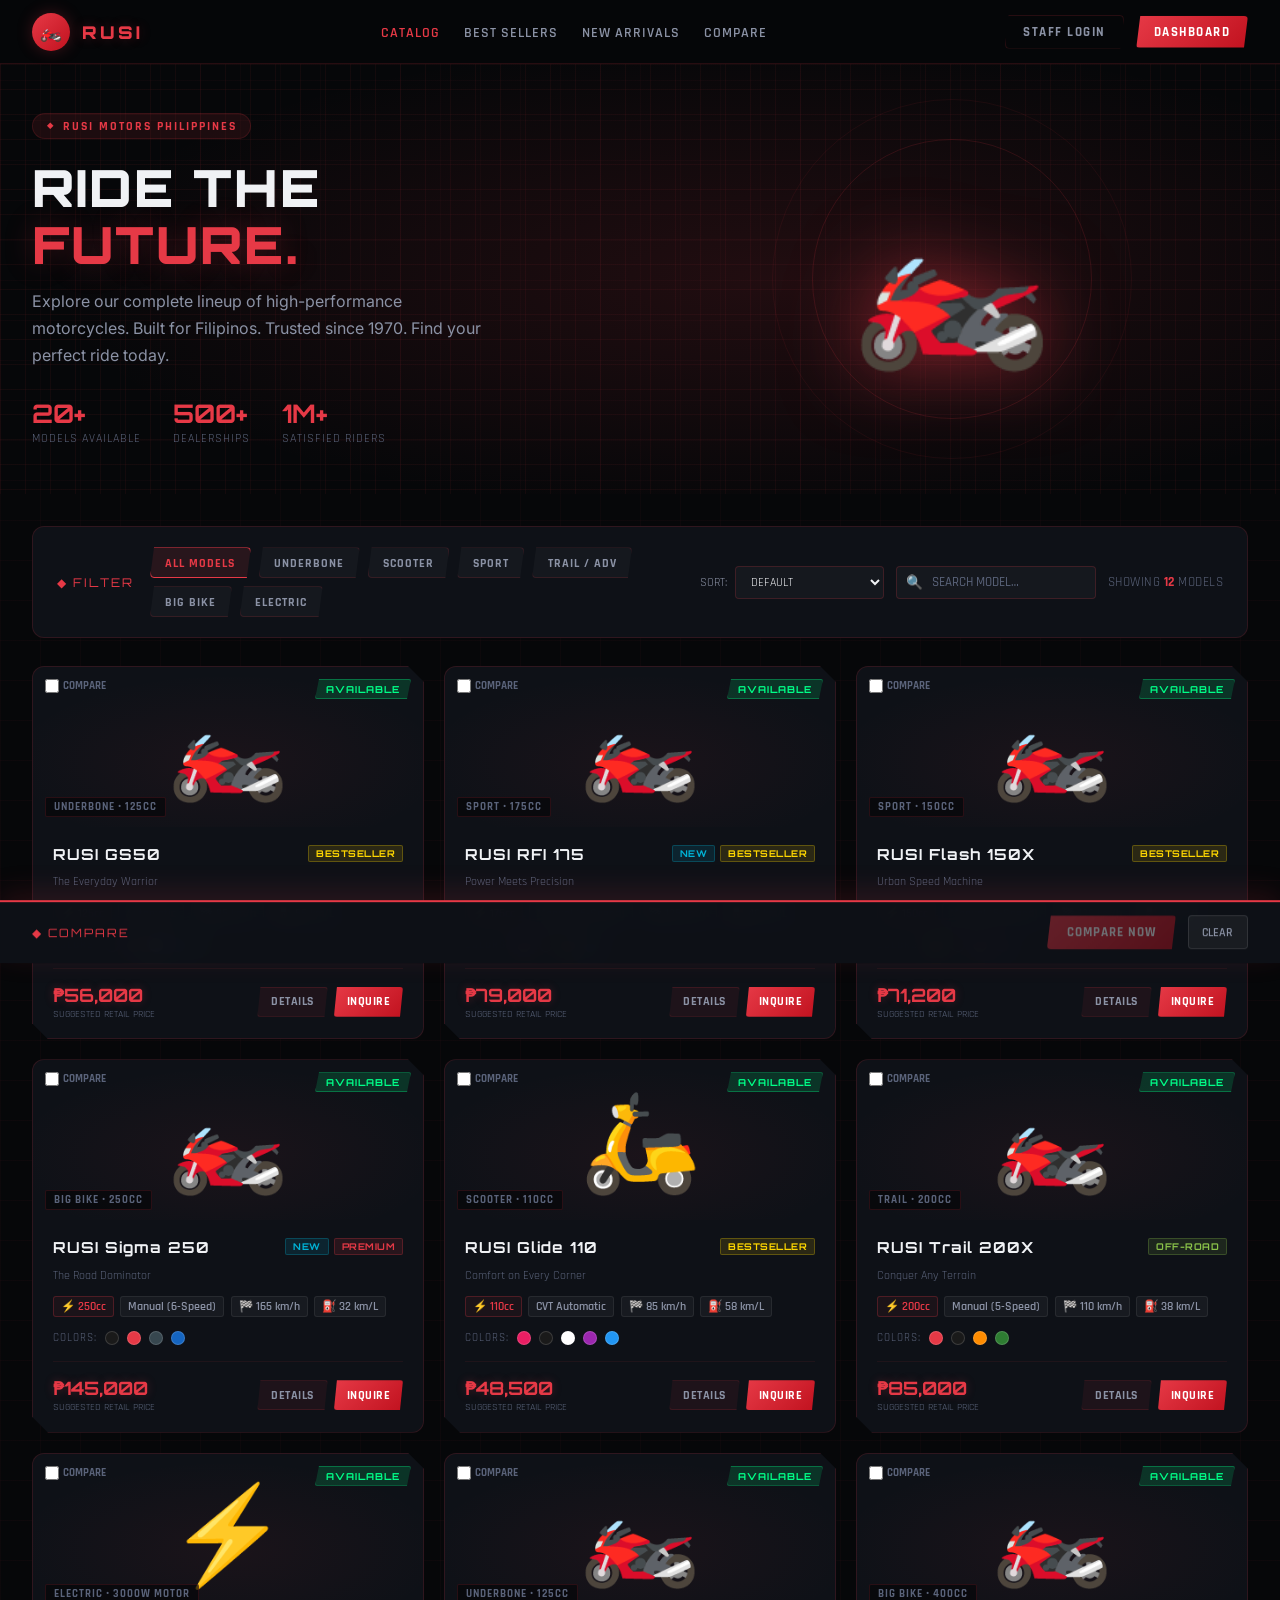
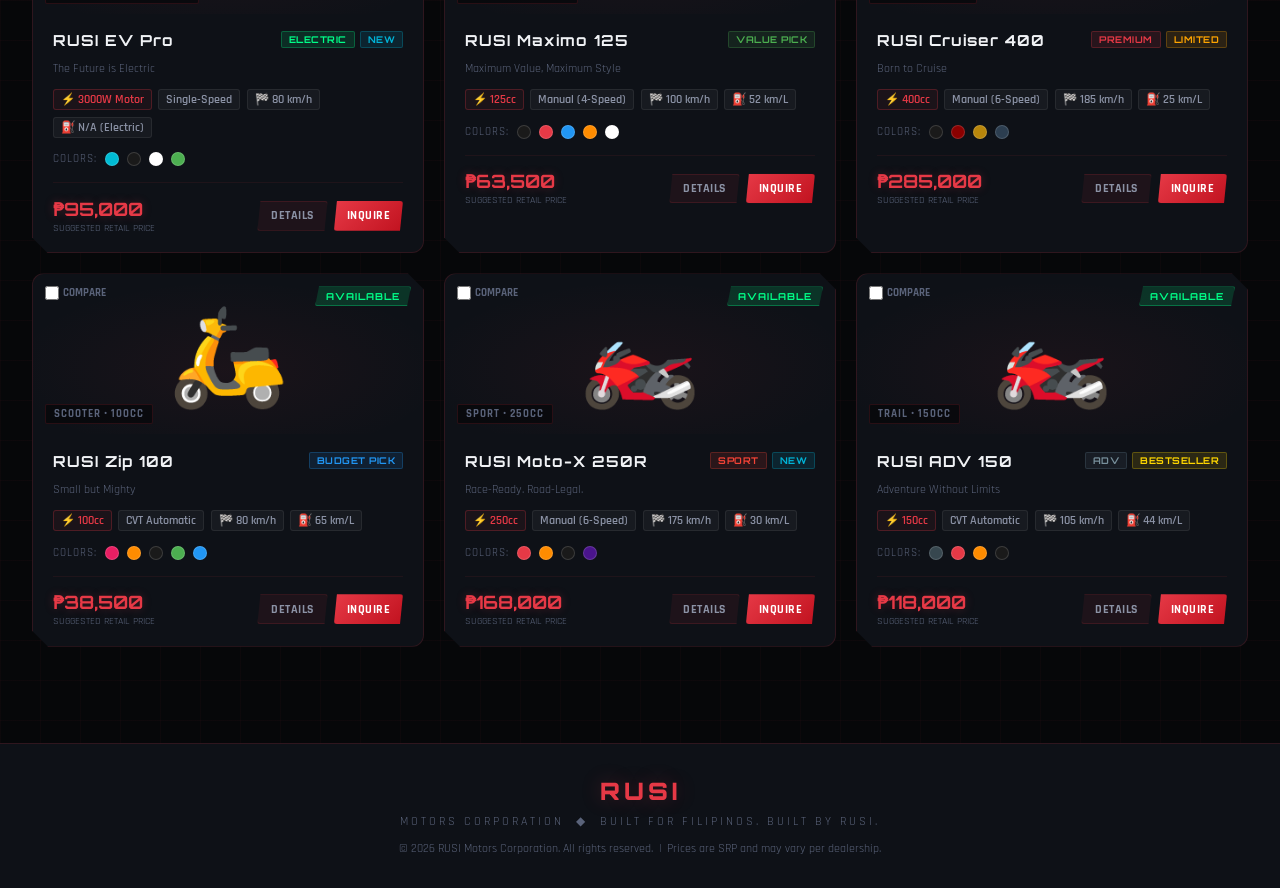
<file: catalog.html>
<!DOCTYPE html>
<html lang="en">
<head>
  <meta charset="UTF-8"/>
  <meta name="viewport" content="width=device-width, initial-scale=1.0"/>
  <title>RUSI Motors – Motorcycle Catalog</title>
  <link rel="icon" href="data:image/svg+xml,<svg xmlns='http://www.w3.org/2000/svg' viewBox='0 0 100 100'><text y='.9em' font-size='90'>🏍️</text></svg>"/>
  <link rel="preconnect" href="https://fonts.googleapis.com"/>
  <link href="https://fonts.googleapis.com/css2?family=Orbitron:wght@400;700;800;900&family=Rajdhani:wght@400;500;600;700&family=Inter:wght@300;400;500;600&display=swap" rel="stylesheet"/>

<style>
/* ── RESET & BASE ────────────────────────────────────────── */
*, *::before, *::after { box-sizing: border-box; margin: 0; padding: 0; }
:root {
  --red:       #E63946;
  --red-dark:  #c1121f;
  --red-glow:  rgba(230,57,70,0.25);
  --bg:        #060709;
  --bg-card:   #0E1117;
  --bg-hover:  #161C26;
  --border:    rgba(230,57,70,0.15);
  --gold:      #FFD700;
  --green:     #00FF88;
  --blue:      #00B4D8;
  --text:      #F0F2F5;
  --muted:     #5A637A;
  --secondary: #8B92A5;
  --radius:    12px;
  --transition: all 0.25s cubic-bezier(.4,0,.2,1);
}

html { font-size: 16px; scroll-behavior: smooth; }
body {
  font-family: 'Inter', sans-serif;
  background: var(--bg);
  color: var(--text);
  min-height: 100vh;
  background-image:
    linear-gradient(rgba(230,57,70,0.03) 1px, transparent 1px),
    linear-gradient(90deg, rgba(230,57,70,0.03) 1px, transparent 1px);
  background-size: 40px 40px;
}

::-webkit-scrollbar { width: 5px; }
::-webkit-scrollbar-track { background: var(--bg); }
::-webkit-scrollbar-thumb { background: var(--red-dark); border-radius: 4px; }

/* ── TOP NAV ─────────────────────────────────────────────── */
.topnav {
  position: sticky; top: 0; z-index: 100;
  background: rgba(6,7,9,0.95);
  backdrop-filter: blur(12px);
  border-bottom: 1px solid var(--border);
  padding: 0 2rem;
  height: 64px;
  display: flex;
  align-items: center;
  justify-content: space-between;
}

.nav-logo {
  display: flex;
  align-items: center;
  gap: 0.75rem;
  text-decoration: none;
}

.nav-logo-icon {
  width: 38px; height: 38px;
  background: linear-gradient(135deg, var(--red), var(--red-dark));
  border-radius: 50%;
  display: flex; align-items: center; justify-content: center;
  font-size: 1.1rem;
  box-shadow: 0 0 16px var(--red-glow);
}

.nav-logo-text {
  font-family: 'Orbitron', sans-serif;
  font-size: 1.1rem;
  font-weight: 900;
  color: var(--red);
  letter-spacing: 3px;
  text-shadow: 0 0 12px var(--red-glow);
}

.nav-links {
  display: flex;
  align-items: center;
  gap: 1.5rem;
  list-style: none;
}

.nav-links a {
  text-decoration: none;
  color: var(--secondary);
  font-family: 'Rajdhani', sans-serif;
  font-weight: 600;
  font-size: 0.85rem;
  letter-spacing: 1px;
  text-transform: uppercase;
  transition: var(--transition);
}

.nav-links a:hover { color: var(--red); }
.nav-links a.active { color: var(--red); }

.nav-cta {
  display: flex;
  align-items: center;
  gap: 0.75rem;
}

.btn-nav {
  font-family: 'Rajdhani', sans-serif;
  font-weight: 700;
  font-size: 0.8rem;
  letter-spacing: 1.5px;
  text-transform: uppercase;
  padding: 0.5rem 1.1rem;
  border-radius: 4px;
  cursor: pointer;
  transition: var(--transition);
  text-decoration: none;
  clip-path: polygon(4px 0%,100% 0%,calc(100% - 4px) 100%,0% 100%);
}

.btn-nav-outline {
  background: transparent;
  border: 1px solid var(--border);
  color: var(--secondary);
}
.btn-nav-outline:hover { border-color: var(--red); color: var(--red); }

.btn-nav-solid {
  background: linear-gradient(135deg, var(--red), var(--red-dark));
  border: none;
  color: #fff;
  box-shadow: 0 4px 14px var(--red-glow);
}
.btn-nav-solid:hover { transform: translateY(-1px); box-shadow: 0 6px 20px var(--red-glow); }

/* ── HERO ─────────────────────────────────────────────────── */
.hero {
  position: relative;
  min-height: 420px;
  display: flex;
  align-items: center;
  overflow: hidden;
  padding: 3rem 2rem;
}

.hero-bg {
  position: absolute;
  inset: 0;
  background: radial-gradient(ellipse 80% 80% at 60% 50%, rgba(230,57,70,0.12) 0%, transparent 70%);
}

.hero-grid {
  position: absolute;
  inset: 0;
  background-image:
    linear-gradient(rgba(230,57,70,0.06) 1px, transparent 1px),
    linear-gradient(90deg, rgba(230,57,70,0.06) 1px, transparent 1px);
  background-size: 25px 25px;
}

.hero-content {
  position: relative;
  z-index: 1;
  max-width: 1400px;
  margin: 0 auto;
  width: 100%;
  display: grid;
  grid-template-columns: 1fr 1fr;
  align-items: center;
  gap: 2rem;
}

.hero-left {}

.hero-tag {
  display: inline-flex;
  align-items: center;
  gap: 0.5rem;
  background: rgba(230,57,70,0.1);
  border: 1px solid var(--border);
  border-radius: 20px;
  padding: 0.3rem 0.85rem;
  font-family: 'Rajdhani', sans-serif;
  font-size: 0.75rem;
  font-weight: 700;
  color: var(--red);
  letter-spacing: 2px;
  text-transform: uppercase;
  margin-bottom: 1.25rem;
}

.hero-tag::before { content: '◆'; font-size: 0.5rem; }

.hero-title {
  font-family: 'Orbitron', sans-serif;
  font-size: 3.2rem;
  font-weight: 900;
  line-height: 1.1;
  margin-bottom: 1rem;
  letter-spacing: 2px;
}

.hero-title span { color: var(--red); text-shadow: 0 0 30px var(--red-glow); }

.hero-desc {
  color: var(--secondary);
  font-size: 1rem;
  line-height: 1.7;
  margin-bottom: 1.75rem;
  max-width: 460px;
}

.hero-stats {
  display: flex;
  gap: 2rem;
}

.hero-stat-val {
  font-family: 'Orbitron', sans-serif;
  font-size: 1.6rem;
  font-weight: 700;
  color: var(--red);
}

.hero-stat-lbl {
  font-family: 'Rajdhani', sans-serif;
  font-size: 0.72rem;
  color: var(--muted);
  text-transform: uppercase;
  letter-spacing: 1px;
  margin-top: 2px;
}

.hero-right {
  display: flex;
  align-items: center;
  justify-content: center;
  position: relative;
}

.hero-moto {
  font-size: 10rem;
  filter: drop-shadow(0 0 40px rgba(230,57,70,0.6));
  animation: heroFloat 3s ease-in-out infinite;
}

@keyframes heroFloat {
  0%,100% { transform: translateY(0) rotate(-3deg); }
  50%      { transform: translateY(-15px) rotate(-3deg); }
}

.hero-ring {
  position: absolute;
  width: 280px; height: 280px;
  border: 1px solid rgba(230,57,70,0.15);
  border-radius: 50%;
}

.hero-ring:nth-child(2) {
  width: 360px; height: 360px;
  border-color: rgba(230,57,70,0.08);
  animation: ringRotate 8s linear infinite;
}

@keyframes ringRotate {
  from { transform: rotate(0deg); }
  to   { transform: rotate(360deg); }
}

/* ── CATALOG SECTION ─────────────────────────────────────── */
.catalog-section {
  max-width: 1400px;
  margin: 0 auto;
  padding: 2rem;
}

/* Filter bar */
.filter-bar {
  background: var(--bg-card);
  border: 1px solid var(--border);
  border-radius: var(--radius);
  padding: 1.25rem 1.5rem;
  margin-bottom: 1.75rem;
  display: flex;
  flex-wrap: wrap;
  gap: 1rem;
  align-items: center;
}

.filter-bar-title {
  font-family: 'Orbitron', sans-serif;
  font-size: 0.75rem;
  color: var(--red);
  letter-spacing: 2px;
  flex-shrink: 0;
}

.filter-group {
  display: flex;
  flex-wrap: wrap;
  gap: 0.5rem;
  flex: 1;
}

.filter-btn {
  font-family: 'Rajdhani', sans-serif;
  font-size: 0.78rem;
  font-weight: 700;
  letter-spacing: 1px;
  text-transform: uppercase;
  padding: 0.4rem 0.9rem;
  background: rgba(255,255,255,0.03);
  border: 1px solid rgba(230,57,70,0.15);
  border-radius: 4px;
  color: var(--secondary);
  cursor: pointer;
  transition: var(--transition);
  clip-path: polygon(4px 0%,100% 0%,calc(100% - 4px) 100%,0% 100%);
}

.filter-btn:hover { background: rgba(230,57,70,0.08); color: var(--red); border-color: var(--red); }
.filter-btn.active { background: rgba(230,57,70,0.12); color: var(--red); border-color: var(--red); }

.filter-right {
  display: flex;
  gap: 0.75rem;
  align-items: center;
  flex-shrink: 0;
}

.search-wrap {
  position: relative;
}

.search-input {
  background: rgba(255,255,255,0.03);
  border: 1px solid rgba(230,57,70,0.2);
  border-radius: 4px;
  padding: 0.45rem 0.8rem 0.45rem 2.2rem;
  color: var(--text);
  font-family: 'Rajdhani', sans-serif;
  font-size: 0.83rem;
  font-weight: 500;
  outline: none;
  width: 200px;
  transition: var(--transition);
}

.search-input:focus { border-color: var(--red); box-shadow: 0 0 0 2px var(--red-glow); }
.search-input::placeholder { color: var(--muted); }

.search-icon {
  position: absolute;
  left: 0.65rem;
  top: 50%;
  transform: translateY(-50%);
  color: var(--muted);
  font-size: 0.85rem;
  pointer-events: none;
}

.price-filter {
  display: flex;
  align-items: center;
  gap: 0.5rem;
  font-family: 'Rajdhani', sans-serif;
  font-size: 0.78rem;
  color: var(--secondary);
}

.price-filter select {
  background: rgba(255,255,255,0.03);
  border: 1px solid rgba(230,57,70,0.2);
  border-radius: 4px;
  padding: 0.4rem 0.7rem;
  color: var(--text);
  font-family: 'Rajdhani', sans-serif;
  font-size: 0.78rem;
  outline: none;
  cursor: pointer;
  transition: var(--transition);
}

.price-filter select:focus { border-color: var(--red); }

.results-count {
  font-family: 'Rajdhani', sans-serif;
  font-size: 0.8rem;
  color: var(--muted);
  letter-spacing: 0.5px;
  flex-shrink: 0;
}

.results-count span { color: var(--red); font-weight: 700; }

/* ── MOTORCYCLE GRID ─────────────────────────────────────── */
.moto-grid {
  display: grid;
  grid-template-columns: repeat(auto-fill, minmax(300px, 1fr));
  gap: 1.25rem;
}

/* ── MOTORCYCLE CARD ─────────────────────────────────────── */
.moto-card {
  background: var(--bg-card);
  border: 1px solid var(--border);
  border-radius: var(--radius);
  overflow: hidden;
  transition: var(--transition);
  position: relative;
  cursor: pointer;
  clip-path: polygon(0 0, calc(100% - 16px) 0, 100% 16px, 100% 100%, 16px 100%, 0 calc(100% - 16px));
}

.moto-card::before {
  content: '';
  position: absolute;
  top: 0; left: 0; right: 0;
  height: 2px;
  background: linear-gradient(90deg, transparent, var(--red), transparent);
  opacity: 0;
  transition: var(--transition);
}

.moto-card:hover {
  border-color: rgba(230,57,70,0.4);
  box-shadow: 0 0 30px rgba(230,57,70,0.12), 0 8px 32px rgba(0,0,0,0.5);
  transform: translateY(-4px);
}

.moto-card:hover::before { opacity: 1; }

/* Status badge on card */
.card-status {
  position: absolute;
  top: 12px; right: 12px;
  font-family: 'Orbitron', sans-serif;
  font-size: 0.6rem;
  font-weight: 700;
  letter-spacing: 1px;
  padding: 3px 10px;
  border-radius: 2px;
  clip-path: polygon(4px 0%,100% 0%,calc(100% - 4px) 100%,0% 100%);
  z-index: 2;
}

.status-available { background: rgba(0,255,136,0.15); color: var(--green); border: 1px solid rgba(0,255,136,0.3); }
.status-limited   { background: rgba(255,184,0,0.15);  color: #FFB800;     border: 1px solid rgba(255,184,0,0.3); }
.status-out       { background: rgba(230,57,70,0.15);  color: var(--red);  border: 1px solid rgba(230,57,70,0.3); }
.status-new       { background: rgba(0,180,216,0.15);  color: var(--blue); border: 1px solid rgba(0,180,216,0.3); }

/* Compare checkbox */
.card-compare {
  position: absolute;
  top: 12px; left: 12px;
  z-index: 2;
  display: flex;
  align-items: center;
  gap: 4px;
  font-family: 'Rajdhani', sans-serif;
  font-size: 0.68rem;
  font-weight: 700;
  color: var(--muted);
  cursor: pointer;
  transition: var(--transition);
}

.card-compare input[type="checkbox"] {
  accent-color: var(--red);
  width: 14px; height: 14px;
  cursor: pointer;
}

.card-compare:hover { color: var(--red); }

/* Motorcycle image area */
.card-img {
  height: 160px;
  display: flex;
  align-items: center;
  justify-content: center;
  background: radial-gradient(ellipse 70% 70% at 50% 60%, rgba(230,57,70,0.06) 0%, transparent 80%);
  position: relative;
  overflow: hidden;
  font-size: 6rem;
  transition: var(--transition);
}

.moto-card:hover .card-img-emoji { filter: drop-shadow(0 0 20px rgba(230,57,70,0.6)); transform: scale(1.05); }

.card-img-emoji { transition: var(--transition); display: block; }

/* Category tag on image */
.card-category {
  position: absolute;
  bottom: 10px; left: 12px;
  font-family: 'Rajdhani', sans-serif;
  font-size: 0.68rem;
  font-weight: 700;
  letter-spacing: 1px;
  color: var(--muted);
  text-transform: uppercase;
  background: rgba(6,7,9,0.7);
  padding: 2px 8px;
  border-radius: 2px;
  border: 1px solid var(--border);
}

/* Card body */
.card-body { padding: 1.1rem 1.25rem; }

.card-model {
  font-family: 'Orbitron', sans-serif;
  font-size: 0.95rem;
  font-weight: 700;
  color: var(--text);
  letter-spacing: 1px;
  margin-bottom: 0.25rem;
  line-height: 1.3;
}

.card-tagline {
  font-size: 0.78rem;
  color: var(--muted);
  margin-bottom: 0.85rem;
  font-family: 'Rajdhani', sans-serif;
}

/* Spec chips */
.card-specs {
  display: flex;
  flex-wrap: wrap;
  gap: 0.4rem;
  margin-bottom: 0.9rem;
}

.spec-chip {
  display: flex;
  align-items: center;
  gap: 3px;
  background: rgba(255,255,255,0.04);
  border: 1px solid rgba(255,255,255,0.07);
  border-radius: 3px;
  padding: 2px 7px;
  font-family: 'Rajdhani', sans-serif;
  font-size: 0.72rem;
  font-weight: 600;
  color: var(--secondary);
}

.spec-chip.highlight { border-color: rgba(230,57,70,0.25); color: var(--red); background: rgba(230,57,70,0.06); }

/* Color swatches */
.card-colors {
  display: flex;
  align-items: center;
  gap: 0.5rem;
  margin-bottom: 1rem;
}

.card-colors-label {
  font-family: 'Rajdhani', sans-serif;
  font-size: 0.7rem;
  color: var(--muted);
  text-transform: uppercase;
  letter-spacing: 1px;
  flex-shrink: 0;
}

.color-swatch {
  width: 14px; height: 14px;
  border-radius: 50%;
  border: 1px solid rgba(255,255,255,0.15);
  cursor: pointer;
  transition: var(--transition);
  flex-shrink: 0;
}

.color-swatch:hover { transform: scale(1.3); border-color: rgba(255,255,255,0.4); }

/* Price row */
.card-footer {
  display: flex;
  align-items: center;
  justify-content: space-between;
  border-top: 1px solid rgba(230,57,70,0.08);
  padding-top: 0.85rem;
}

.card-price {
  font-family: 'Orbitron', sans-serif;
  font-size: 1.15rem;
  font-weight: 700;
  color: var(--red);
  text-shadow: 0 0 10px var(--red-glow);
}

.card-price-label {
  font-size: 0.65rem;
  color: var(--muted);
  font-family: 'Rajdhani', sans-serif;
  margin-top: 1px;
}

.card-actions { display: flex; gap: 0.4rem; }

.btn-card {
  font-family: 'Rajdhani', sans-serif;
  font-size: 0.75rem;
  font-weight: 700;
  letter-spacing: 0.5px;
  padding: 0.4rem 0.8rem;
  border-radius: 3px;
  cursor: pointer;
  transition: var(--transition);
  border: none;
  clip-path: polygon(3px 0%,100% 0%,calc(100% - 3px) 100%,0% 100%);
}

.btn-details {
  background: rgba(230,57,70,0.08);
  border: 1px solid var(--border);
  color: var(--secondary);
}
.btn-details:hover { background: rgba(230,57,70,0.15); color: var(--red); border-color: var(--red); }

.btn-inquire {
  background: linear-gradient(135deg, var(--red), var(--red-dark));
  color: #fff;
  box-shadow: 0 2px 10px var(--red-glow);
}
.btn-inquire:hover { transform: translateY(-1px); box-shadow: 0 4px 16px var(--red-glow); }

/* ── COMPARE BAR ─────────────────────────────────────────── */
.compare-bar {
  position: fixed;
  bottom: 0; left: 0; right: 0;
  z-index: 200;
  background: rgba(14,17,23,0.97);
  border-top: 2px solid var(--red);
  backdrop-filter: blur(12px);
  padding: 0.85rem 2rem;
  display: flex;
  align-items: center;
  gap: 1.5rem;
  transform: translateY(100%);
  transition: transform 0.3s ease;
  box-shadow: 0 -8px 30px rgba(230,57,70,0.15);
}

.compare-bar.show { transform: translateY(0); }

.compare-bar-title {
  font-family: 'Orbitron', sans-serif;
  font-size: 0.72rem;
  color: var(--red);
  letter-spacing: 2px;
  flex-shrink: 0;
}

.compare-items {
  display: flex;
  gap: 1rem;
  flex: 1;
}

.compare-item {
  display: flex;
  align-items: center;
  gap: 0.5rem;
  background: rgba(230,57,70,0.08);
  border: 1px solid var(--border);
  border-radius: 4px;
  padding: 0.4rem 0.75rem;
  font-family: 'Rajdhani', sans-serif;
  font-size: 0.8rem;
  font-weight: 600;
  color: var(--text);
}

.compare-item button {
  background: none;
  border: none;
  color: var(--red);
  cursor: pointer;
  font-size: 0.8rem;
  line-height: 1;
  padding: 0;
  transition: var(--transition);
}

.compare-item button:hover { color: #ff4444; }

.compare-empty {
  width: 160px;
  height: 34px;
  border: 1px dashed rgba(230,57,70,0.2);
  border-radius: 4px;
  display: flex;
  align-items: center;
  justify-content: center;
  font-family: 'Rajdhani', sans-serif;
  font-size: 0.72rem;
  color: var(--muted);
  letter-spacing: 0.5px;
}

.compare-actions { display: flex; gap: 0.75rem; flex-shrink: 0; }

.btn-compare-now {
  font-family: 'Rajdhani', sans-serif;
  font-size: 0.82rem;
  font-weight: 700;
  letter-spacing: 1px;
  padding: 0.5rem 1.25rem;
  background: linear-gradient(135deg, var(--red), var(--red-dark));
  color: #fff;
  border: none;
  border-radius: 4px;
  cursor: pointer;
  transition: var(--transition);
  clip-path: polygon(4px 0%,100% 0%,calc(100% - 4px) 100%,0% 100%);
  box-shadow: 0 4px 14px var(--red-glow);
}
.btn-compare-now:hover { box-shadow: 0 6px 20px var(--red-glow); }
.btn-compare-now:disabled { opacity: 0.4; cursor: not-allowed; }

.btn-clear-compare {
  font-family: 'Rajdhani', sans-serif;
  font-size: 0.78rem;
  font-weight: 600;
  padding: 0.5rem 0.85rem;
  background: rgba(255,255,255,0.05);
  border: 1px solid rgba(255,255,255,0.1);
  color: var(--secondary);
  border-radius: 4px;
  cursor: pointer;
  transition: var(--transition);
}
.btn-clear-compare:hover { color: var(--red); border-color: var(--red); }

/* ── DETAIL MODAL ────────────────────────────────────────── */
.modal-overlay {
  position: fixed; inset: 0;
  background: rgba(0,0,0,0.85);
  backdrop-filter: blur(6px);
  z-index: 999;
  display: flex;
  align-items: center;
  justify-content: center;
  padding: 1rem;
  opacity: 0;
  pointer-events: none;
  transition: opacity 0.25s ease;
}
.modal-overlay.show { opacity: 1; pointer-events: all; }

.modal {
  background: var(--bg-card);
  border: 1px solid rgba(230,57,70,0.3);
  border-top: 2px solid var(--red);
  border-radius: var(--radius);
  width: 100%;
  max-width: 780px;
  max-height: 90vh;
  overflow-y: auto;
  transform: translateY(20px) scale(0.97);
  transition: transform 0.25s ease;
  box-shadow: 0 0 60px rgba(230,57,70,0.2), 0 20px 60px rgba(0,0,0,0.7);
  clip-path: polygon(0 0, calc(100% - 20px) 0, 100% 20px, 100% 100%, 20px 100%, 0 calc(100% - 20px));
}
.modal-overlay.show .modal { transform: translateY(0) scale(1); }

.modal-header {
  padding: 1.25rem 1.5rem;
  border-bottom: 1px solid rgba(230,57,70,0.1);
  display: flex;
  align-items: center;
  justify-content: space-between;
  background: rgba(230,57,70,0.04);
}

.modal-header h2 {
  font-family: 'Orbitron', sans-serif;
  font-size: 1.1rem;
  font-weight: 700;
  color: var(--red);
  letter-spacing: 2px;
}

.modal-close {
  background: rgba(230,57,70,0.08);
  border: 1px solid var(--border);
  color: var(--secondary);
  cursor: pointer;
  width: 32px; height: 32px;
  border-radius: 4px;
  display: flex; align-items: center; justify-content: center;
  font-size: 1rem;
  transition: var(--transition);
}
.modal-close:hover { color: var(--red); border-color: var(--red); }

.modal-body { padding: 1.5rem; }

.modal-hero {
  display: grid;
  grid-template-columns: 1fr 1fr;
  gap: 1.5rem;
  margin-bottom: 1.5rem;
}

.modal-img {
  background: radial-gradient(ellipse at center, rgba(230,57,70,0.1) 0%, transparent 70%);
  border: 1px solid var(--border);
  border-radius: var(--radius);
  display: flex;
  align-items: center;
  justify-content: center;
  font-size: 7rem;
  height: 200px;
}

.modal-info {}

.modal-model {
  font-family: 'Orbitron', sans-serif;
  font-size: 1.2rem;
  font-weight: 700;
  color: var(--text);
  letter-spacing: 1px;
  margin-bottom: 0.4rem;
}

.modal-tagline {
  color: var(--muted);
  font-size: 0.85rem;
  margin-bottom: 1rem;
  font-family: 'Rajdhani', sans-serif;
}

.modal-price {
  font-family: 'Orbitron', sans-serif;
  font-size: 1.8rem;
  font-weight: 700;
  color: var(--red);
  text-shadow: 0 0 20px var(--red-glow);
  margin-bottom: 0.25rem;
}

.modal-price-note {
  font-size: 0.75rem;
  color: var(--muted);
  font-family: 'Rajdhani', sans-serif;
  margin-bottom: 1rem;
}

.modal-badges {
  display: flex;
  flex-wrap: wrap;
  gap: 0.4rem;
  margin-bottom: 1rem;
}

.modal-badge {
  font-family: 'Rajdhani', sans-serif;
  font-size: 0.72rem;
  font-weight: 700;
  letter-spacing: 0.5px;
  text-transform: uppercase;
  padding: 3px 10px;
  border-radius: 3px;
}

.badge-available { background: rgba(0,255,136,0.1); color: var(--green); border: 1px solid rgba(0,255,136,0.2); }
.badge-new       { background: rgba(0,180,216,0.1); color: var(--blue);  border: 1px solid rgba(0,180,216,0.2); }
.badge-best      { background: rgba(255,215,0,0.1); color: var(--gold);  border: 1px solid rgba(255,215,0,0.2); }

/* Spec table */
.spec-table {
  width: 100%;
  border-collapse: collapse;
  font-size: 0.85rem;
  margin-bottom: 1.25rem;
}

.spec-table tr { border-bottom: 1px solid rgba(230,57,70,0.06); }
.spec-table td {
  padding: 0.6rem 0.5rem;
  font-family: 'Rajdhani', sans-serif;
  font-weight: 600;
}
.spec-table td:first-child {
  color: var(--muted);
  text-transform: uppercase;
  letter-spacing: 0.5px;
  font-size: 0.72rem;
  width: 40%;
}
.spec-table td:last-child { color: var(--text); }

/* Modal colors */
.modal-colors { display: flex; align-items: center; gap: 0.65rem; margin-bottom: 1.25rem; }
.modal-colors-label { font-family: 'Rajdhani', sans-serif; font-size: 0.75rem; color: var(--muted); text-transform: uppercase; letter-spacing: 1px; }
.color-btn {
  width: 22px; height: 22px;
  border-radius: 50%;
  border: 2px solid rgba(255,255,255,0.15);
  cursor: pointer;
  transition: var(--transition);
}
.color-btn:hover, .color-btn.active { border-color: var(--red); transform: scale(1.2); box-shadow: 0 0 8px var(--red-glow); }

.modal-actions { display: flex; gap: 0.75rem; }

.btn-full {
  flex: 1;
  font-family: 'Rajdhani', sans-serif;
  font-size: 0.88rem;
  font-weight: 700;
  letter-spacing: 1.5px;
  text-transform: uppercase;
  padding: 0.75rem;
  border-radius: 4px;
  cursor: pointer;
  transition: var(--transition);
  clip-path: polygon(4px 0%,100% 0%,calc(100% - 4px) 100%,0% 100%);
}

.btn-primary-full {
  background: linear-gradient(135deg, var(--red), var(--red-dark));
  color: #fff;
  border: none;
  box-shadow: 0 4px 16px var(--red-glow);
}
.btn-primary-full:hover { transform: translateY(-2px); box-shadow: 0 8px 24px var(--red-glow); }

.btn-outline-full {
  background: transparent;
  border: 1px solid var(--border);
  color: var(--secondary);
}
.btn-outline-full:hover { border-color: var(--red); color: var(--red); background: rgba(230,57,70,0.05); }

/* ── COMPARE MODAL ───────────────────────────────────────── */
.compare-modal { max-width: 900px; }

.compare-grid {
  display: grid;
  gap: 0;
}

.compare-row {
  display: grid;
  gap: 1px;
  background: rgba(230,57,70,0.06);
}

.compare-cell {
  padding: 0.65rem 1rem;
  background: var(--bg-card);
  font-family: 'Rajdhani', sans-serif;
  font-size: 0.85rem;
}

.compare-cell.header {
  font-family: 'Orbitron', sans-serif;
  font-size: 0.65rem;
  color: var(--red);
  letter-spacing: 1.5px;
  text-transform: uppercase;
  background: rgba(230,57,70,0.05);
}

.compare-cell.label {
  color: var(--muted);
  font-size: 0.75rem;
  text-transform: uppercase;
  letter-spacing: 0.5px;
  background: rgba(255,255,255,0.01);
}

/* ── EMPTY STATE ─────────────────────────────────────────── */
.empty-state {
  text-align: center;
  padding: 4rem 1rem;
  grid-column: 1 / -1;
}
.empty-icon { font-size: 3rem; margin-bottom: 1rem; }
.empty-title { font-family: 'Orbitron', sans-serif; font-size: 1rem; color: var(--red); letter-spacing: 2px; margin-bottom: 0.5rem; }
.empty-sub { font-family: 'Rajdhani', sans-serif; color: var(--muted); }

/* ── FOOTER ──────────────────────────────────────────────── */
.footer {
  margin-top: 4rem;
  background: var(--bg-card);
  border-top: 1px solid var(--border);
  padding: 2rem;
  text-align: center;
}

.footer-logo { font-family: 'Orbitron', sans-serif; font-size: 1.5rem; font-weight: 900; color: var(--red); letter-spacing: 4px; margin-bottom: 0.5rem; text-shadow: 0 0 20px var(--red-glow); }
.footer-sub { font-family: 'Rajdhani', sans-serif; font-size: 0.75rem; color: var(--muted); letter-spacing: 3px; text-transform: uppercase; }

/* ── TOAST ───────────────────────────────────────────────── */
.toast-container { position: fixed; top: 1rem; right: 1rem; z-index: 9999; display: flex; flex-direction: column; gap: 0.5rem; pointer-events: none; }
.toast { background: var(--bg-card); border: 1px solid var(--border); border-left: 3px solid var(--red); border-radius: 4px; padding: 0.75rem 1rem; min-width: 240px; display: flex; align-items: center; gap: 0.65rem; box-shadow: 0 4px 20px rgba(0,0,0,0.4); pointer-events: all; animation: toastIn 0.3s ease forwards; font-family: 'Rajdhani', sans-serif; font-size: 0.85rem; font-weight: 600; color: var(--text); clip-path: polygon(0 0,calc(100% - 8px) 0,100% 8px,100% 100%,8px 100%,0 calc(100% - 8px)); }
.toast.removing { animation: toastOut 0.3s ease forwards; }
@keyframes toastIn  { from { opacity:0;transform:translateX(20px); } to { opacity:1;transform:translateX(0); } }
@keyframes toastOut { from { opacity:1;transform:translateX(0); }    to { opacity:0;transform:translateX(20px); } }

/* ── RESPONSIVE ──────────────────────────────────────────── */
@media (max-width: 900px) {
  .hero-content { grid-template-columns: 1fr; }
  .hero-right { display: none; }
  .hero-title { font-size: 2rem; }
  .nav-links { display: none; }
  .modal-hero { grid-template-columns: 1fr; }
}

@media (max-width: 600px) {
  .filter-bar { flex-direction: column; align-items: flex-start; }
  .compare-bar { flex-direction: column; gap: 0.75rem; }
  .moto-grid { grid-template-columns: 1fr; }
  .topnav { padding: 0 1rem; }
  .hero { padding: 2rem 1rem; }
  .catalog-section { padding: 1rem; }
}
</style>
</head>
<body>

<!-- ═══════════════════ TOP NAV ═══════════════════ -->
<nav class="topnav">
  <a href="#" class="nav-logo">
    <div class="nav-logo-icon">🏍️</div>
    <span class="nav-logo-text">RUSI</span>
  </a>
  <ul class="nav-links">
    <li><a href="#" class="active">CATALOG</a></li>
    <li><a href="#bestsellers">BEST SELLERS</a></li>
    <li><a href="#new-arrivals">NEW ARRIVALS</a></li>
    <li><a href="#compare">COMPARE</a></li>
  </ul>
  <div class="nav-cta">
    <a href="index.html" class="btn-nav btn-nav-outline">STAFF LOGIN</a>
    <a href="dashboard.html" class="btn-nav btn-nav-solid">DASHBOARD</a>
  </div>
</nav>

<!-- ═══════════════════ HERO ═══════════════════ -->
<section class="hero">
  <div class="hero-bg"></div>
  <div class="hero-grid"></div>
  <div class="hero-content">
    <div class="hero-left">
      <div class="hero-tag">RUSI MOTORS PHILIPPINES</div>
      <h1 class="hero-title">
        RIDE THE<br/>
        <span>FUTURE.</span>
      </h1>
      <p class="hero-desc">
        Explore our complete lineup of high-performance motorcycles.
        Built for Filipinos. Trusted since 1970. Find your perfect ride today.
      </p>
      <div class="hero-stats">
        <div class="hero-stat-item">
          <div class="hero-stat-val">20+</div>
          <div class="hero-stat-lbl">Models Available</div>
        </div>
        <div class="hero-stat-item">
          <div class="hero-stat-val">500+</div>
          <div class="hero-stat-lbl">Dealerships</div>
        </div>
        <div class="hero-stat-item">
          <div class="hero-stat-val">1M+</div>
          <div class="hero-stat-lbl">Satisfied Riders</div>
        </div>
      </div>
    </div>
    <div class="hero-right">
      <div class="hero-ring"></div>
      <div class="hero-ring"></div>
      <div class="hero-moto">🏍️</div>
    </div>
  </div>
</section>

<!-- ═══════════════════ CATALOG ═══════════════════ -->
<section class="catalog-section" id="catalog">

  <!-- Filter Bar -->
  <div class="filter-bar">
    <span class="filter-bar-title">◆ FILTER</span>
    <div class="filter-group" id="category-filters">
      <button class="filter-btn active" data-cat="all">ALL MODELS</button>
      <button class="filter-btn" data-cat="Underbone">UNDERBONE</button>
      <button class="filter-btn" data-cat="Scooter">SCOOTER</button>
      <button class="filter-btn" data-cat="Sport">SPORT</button>
      <button class="filter-btn" data-cat="Trail">TRAIL / ADV</button>
      <button class="filter-btn" data-cat="Big Bike">BIG BIKE</button>
      <button class="filter-btn" data-cat="Electric">ELECTRIC</button>
    </div>
    <div class="filter-right">
      <div class="price-filter">
        SORT:
        <select id="sort-select">
          <option value="default">DEFAULT</option>
          <option value="price-asc">PRICE: LOW → HIGH</option>
          <option value="price-desc">PRICE: HIGH → LOW</option>
          <option value="engine-asc">ENGINE: LOW → HIGH</option>
          <option value="name-asc">NAME: A → Z</option>
        </select>
      </div>
      <div class="search-wrap">
        <span class="search-icon">🔍</span>
        <input type="text" class="search-input" id="catalog-search" placeholder="SEARCH MODEL…"/>
      </div>
      <span class="results-count">SHOWING <span id="results-num">0</span> MODELS</span>
    </div>
  </div>

  <!-- Motorcycle Grid -->
  <div class="moto-grid" id="moto-grid">
    <!-- Populated by JS -->
  </div>

</section>

<!-- ═══════════════════ FOOTER ═══════════════════ -->
<footer class="footer">
  <div class="footer-logo">RUSI</div>
  <div class="footer-sub">MOTORS CORPORATION &nbsp;◆&nbsp; BUILT FOR FILIPINOS. BUILT BY RUSI.</div>
  <div style="margin-top:0.75rem;font-family:'Rajdhani',sans-serif;font-size:0.72rem;color:var(--muted)">
    © 2026 RUSI Motors Corporation. All rights reserved. &nbsp;|&nbsp; Prices are SRP and may vary per dealership.
  </div>
</footer>

<!-- ═══════════════════ COMPARE BAR ═══════════════════ -->
<div class="compare-bar" id="compare-bar">
  <span class="compare-bar-title">◆ COMPARE</span>
  <div class="compare-items" id="compare-items"></div>
  <div class="compare-actions">
    <button class="btn-compare-now" id="btn-compare-now" disabled>COMPARE NOW</button>
    <button class="btn-clear-compare" id="btn-clear-compare">CLEAR</button>
  </div>
</div>

<!-- ═══════════════════ DETAIL MODAL ═══════════════════ -->
<div class="modal-overlay" id="detail-modal">
  <div class="modal">
    <div class="modal-header">
      <h2 id="modal-model-name">MODEL NAME</h2>
      <button class="modal-close" id="detail-close">✕</button>
    </div>
    <div class="modal-body" id="modal-body-content"><!-- populated by JS --></div>
  </div>
</div>

<!-- ═══════════════════ COMPARE MODAL ═══════════════════ -->
<div class="modal-overlay" id="compare-modal">
  <div class="modal compare-modal">
    <div class="modal-header">
      <h2>SIDE-BY-SIDE COMPARISON</h2>
      <button class="modal-close" id="compare-close">✕</button>
    </div>
    <div class="modal-body" id="compare-body"><!-- populated by JS --></div>
  </div>
</div>

<div class="toast-container" id="toast-container"></div>

<!-- ═══════════════════ JAVASCRIPT ═══════════════════ -->
<script>
// ── RUSI Motors Catalog Data ────────────────────────────────
const MOTORS = [
  {
    id: 1,
    model: "RUSI GS50",
    tagline: "The Everyday Warrior",
    category: "Underbone",
    engine: "125cc",
    engineCC: 125,
    fuelType: "Gasoline",
    transmission: "Automatic",
    topSpeed: "95 km/h",
    fuelConsumption: "55 km/L",
    weight: "98 kg",
    seatHeight: "780 mm",
    brakes: "Drum / Drum",
    tires: "70/90-17 / 80/90-17",
    price: 56000,
    stock: 15,
    minStock: 3,
    colors: ["#1a1a1a","#E63946","#ffffff","#1565C0","#2E7D32"],
    colorNames: ["Matte Black","RUSI Red","Pearl White","Navy Blue","Forest Green"],
    emoji: "🏍️",
    badges: ["BESTSELLER"],
    features: ["Digital speedometer","LED headlight","Fuel gauge","Anti-theft alarm"],
    description: "The RUSI GS50 is the ultimate everyday commuter. Lightweight, fuel-efficient, and built tough for Philippine roads. Perfect for students, professionals, and daily commuters."
  },
  {
    id: 2,
    model: "RUSI RFI 175",
    tagline: "Power Meets Precision",
    category: "Sport",
    engine: "175cc",
    engineCC: 175,
    fuelType: "Gasoline",
    transmission: "Manual (6-Speed)",
    topSpeed: "135 km/h",
    fuelConsumption: "40 km/L",
    weight: "132 kg",
    seatHeight: "800 mm",
    brakes: "Disc / Drum",
    tires: "80/90-17 / 100/80-17",
    price: 79000,
    stock: 8,
    minStock: 3,
    colors: ["#E63946","#1a1a1a","#FF8C00","#1565C0"],
    colorNames: ["Flame Red","Midnight Black","Burnt Orange","Racing Blue"],
    emoji: "🏍️",
    badges: ["NEW","BESTSELLER"],
    features: ["6-speed gearbox","Disc brake","Tachometer","Digital multi-display","Sporty fairing"],
    description: "Engineered for riders who crave performance. The RUSI RFI 175 delivers aggressive styling with a powerful 175cc engine for highway cruising and city riding."
  },
  {
    id: 3,
    model: "RUSI Flash 150X",
    tagline: "Urban Speed Machine",
    category: "Sport",
    engine: "150cc",
    engineCC: 150,
    fuelType: "Gasoline",
    transmission: "Manual (5-Speed)",
    topSpeed: "120 km/h",
    fuelConsumption: "42 km/L",
    weight: "118 kg",
    seatHeight: "790 mm",
    brakes: "Disc / Disc",
    tires: "80/90-17 / 100/70-17",
    price: 71200,
    stock: 18,
    minStock: 5,
    colors: ["#FF8C00","#1a1a1a","#E63946","#4A148C"],
    colorNames: ["Flash Orange","Stealth Black","Crimson","Galaxy Purple"],
    emoji: "🏍️",
    badges: ["BESTSELLER"],
    features: ["Full fairing","Dual disc brake","Digital dashboard","LED lighting system","Sporty exhaust"],
    description: "Flash through the city in style. The RUSI Flash 150X combines aggressive sporty design with reliable 150cc performance for the modern urban rider."
  },
  {
    id: 4,
    model: "RUSI Sigma 250",
    tagline: "The Road Dominator",
    category: "Big Bike",
    engine: "250cc",
    engineCC: 250,
    fuelType: "Gasoline",
    transmission: "Manual (6-Speed)",
    topSpeed: "165 km/h",
    fuelConsumption: "32 km/L",
    weight: "162 kg",
    seatHeight: "820 mm",
    brakes: "Disc / Disc (ABS)",
    tires: "100/80-17 / 130/70-17",
    price: 145000,
    stock: 5,
    minStock: 2,
    colors: ["#1a1a1a","#E63946","#37474F","#1565C0"],
    colorNames: ["Shadow Black","Sigma Red","Gunmetal","Sapphire Blue"],
    emoji: "🏍️",
    badges: ["NEW","PREMIUM"],
    features: ["ABS braking","Fuel injection","Liquid cooling","Digital TFT display","USB charging port","Adjustable suspension"],
    description: "For riders who demand the best. The RUSI Sigma 250 is a fully-equipped big bike with ABS, fuel injection, and premium components ready for long-distance adventures."
  },
  {
    id: 5,
    model: "RUSI Glide 110",
    tagline: "Comfort on Every Corner",
    category: "Scooter",
    engine: "110cc",
    engineCC: 110,
    fuelType: "Gasoline",
    transmission: "CVT Automatic",
    topSpeed: "85 km/h",
    fuelConsumption: "58 km/L",
    weight: "88 kg",
    seatHeight: "765 mm",
    brakes: "Drum / Drum",
    tires: "80/90-14 / 90/90-14",
    price: 48500,
    stock: 22,
    minStock: 5,
    colors: ["#E91E63","#1a1a1a","#ffffff","#9C27B0","#2196F3"],
    colorNames: ["Sakura Pink","Matte Black","Pure White","Violet","Sky Blue"],
    emoji: "🛵",
    badges: ["BESTSELLER"],
    features: ["Under-seat storage","USB charging","LED headlight","Digital speedometer","Flat floorboard"],
    description: "Smooth, stylish, and practical. The RUSI Glide 110 scooter is perfect for urban commuters who want convenience without sacrificing style."
  },
  {
    id: 6,
    model: "RUSI Trail 200X",
    tagline: "Conquer Any Terrain",
    category: "Trail",
    engine: "200cc",
    engineCC: 200,
    fuelType: "Gasoline",
    transmission: "Manual (5-Speed)",
    topSpeed: "110 km/h",
    fuelConsumption: "38 km/L",
    weight: "128 kg",
    seatHeight: "860 mm",
    brakes: "Disc / Drum",
    tires: "80/100-21 / 100/90-18",
    price: 85000,
    stock: 7,
    minStock: 2,
    colors: ["#E63946","#1a1a1a","#FF8C00","#2E7D32"],
    colorNames: ["Rally Red","Desert Black","Dune Orange","Jungle Green"],
    emoji: "🏍️",
    badges: ["OFF-ROAD"],
    features: ["Long-travel suspension","Knobby tires","High ground clearance","Skid plate","Trail-ready exhaust","Dual-purpose"],
    description: "Built for adventure. The RUSI Trail 200X handles rough terrain, muddy trails, and mountain roads with ease. Your adventure starts here."
  },
  {
    id: 7,
    model: "RUSI EV Pro",
    tagline: "The Future is Electric",
    category: "Electric",
    engine: "3000W Motor",
    engineCC: 0,
    fuelType: "Electric",
    transmission: "Single-Speed",
    topSpeed: "80 km/h",
    fuelConsumption: "N/A (Electric)",
    weight: "95 kg",
    seatHeight: "775 mm",
    brakes: "Disc / Disc (Regenerative)",
    tires: "80/90-16 / 90/90-16",
    price: 95000,
    stock: 10,
    minStock: 3,
    colors: ["#00BCD4","#1a1a1a","#ffffff","#4CAF50"],
    colorNames: ["Electric Cyan","Stealth Black","Arctic White","Eco Green"],
    emoji: "⚡",
    badges: ["ELECTRIC","NEW"],
    features: ["3000W brushless motor","72V 32Ah lithium battery","Range: 120km/charge","Fast charging (4hrs)","Regenerative braking","Smart LCD display","Mobile app connectivity"],
    description: "Zero emissions. Maximum innovation. The RUSI EV Pro is the future of Filipino motorcycling — clean, quiet, and cost-efficient with a 120km range per charge."
  },
  {
    id: 8,
    model: "RUSI Maximo 125",
    tagline: "Maximum Value, Maximum Style",
    category: "Underbone",
    engine: "125cc",
    engineCC: 125,
    fuelType: "Gasoline",
    transmission: "Manual (4-Speed)",
    topSpeed: "100 km/h",
    fuelConsumption: "52 km/L",
    weight: "102 kg",
    seatHeight: "782 mm",
    brakes: "Disc / Drum",
    tires: "70/90-17 / 80/90-17",
    price: 63500,
    stock: 12,
    minStock: 4,
    colors: ["#1a1a1a","#E63946","#2196F3","#FF8C00","#ffffff"],
    colorNames: ["Midnight Black","Hot Red","Ocean Blue","Sunset Orange","Pure White"],
    emoji: "🏍️",
    badges: ["VALUE PICK"],
    features: ["Disc front brake","Digital meter","LED headlight","Sporty body kit","Dual-tone color options"],
    description: "Style and substance at an unbeatable price. The RUSI Maximo 125 gives you premium features without the premium price tag."
  },
  {
    id: 9,
    model: "RUSI Cruiser 400",
    tagline: "Born to Cruise",
    category: "Big Bike",
    engine: "400cc",
    engineCC: 400,
    fuelType: "Gasoline",
    transmission: "Manual (6-Speed)",
    topSpeed: "185 km/h",
    fuelConsumption: "25 km/L",
    weight: "198 kg",
    seatHeight: "730 mm",
    brakes: "Dual Disc (ABS)",
    tires: "120/70-18 / 160/70-17",
    price: 285000,
    stock: 3,
    minStock: 1,
    colors: ["#1a1a1a","#8B0000","#B8860B","#2C3E50"],
    colorNames: ["Jet Black","Deep Crimson","Classic Gold","Midnight Navy"],
    emoji: "🏍️",
    badges: ["PREMIUM","LIMITED"],
    features: ["V-twin 400cc engine","ABS + traction control","Cruise control","TFT touchscreen","Bluetooth connectivity","Heated grips","USB-C charging"],
    description: "The flagship of the RUSI lineup. The Cruiser 400 is a touring powerhouse with premium technology, long-range capability, and unmistakable road presence."
  },
  {
    id: 10,
    model: "RUSI Zip 100",
    tagline: "Small but Mighty",
    category: "Scooter",
    engine: "100cc",
    engineCC: 100,
    fuelType: "Gasoline",
    transmission: "CVT Automatic",
    topSpeed: "80 km/h",
    fuelConsumption: "65 km/L",
    weight: "78 kg",
    seatHeight: "755 mm",
    brakes: "Drum / Drum",
    tires: "70/90-14 / 80/90-14",
    price: 38500,
    stock: 30,
    minStock: 8,
    colors: ["#E91E63","#FF8C00","#1a1a1a","#4CAF50","#2196F3"],
    colorNames: ["Candy Pink","Sunny Yellow","Midnight Black","Fresh Green","Sky Blue"],
    emoji: "🛵",
    badges: ["BUDGET PICK"],
    features: ["Lightweight 78kg","Flat floorboard","Under-seat storage","Low fuel consumption","Easy to park"],
    description: "The most affordable way to ride. The RUSI Zip 100 is lightweight, easy to handle, and incredibly fuel-efficient — perfect for first-time riders."
  },
  {
    id: 11,
    model: "RUSI Moto-X 250R",
    tagline: "Race-Ready. Road-Legal.",
    category: "Sport",
    engine: "250cc",
    engineCC: 250,
    fuelType: "Gasoline",
    transmission: "Manual (6-Speed)",
    topSpeed: "175 km/h",
    fuelConsumption: "30 km/L",
    weight: "148 kg",
    seatHeight: "810 mm",
    brakes: "Dual Disc (ABS)",
    tires: "110/70-17 / 140/70-17",
    price: 168000,
    stock: 4,
    minStock: 2,
    colors: ["#E63946","#FF8C00","#1a1a1a","#4A148C"],
    colorNames: ["Race Red","Flame Orange","Carbon Black","Dark Purple"],
    emoji: "🏍️",
    badges: ["SPORT","NEW"],
    features: ["Race-tuned 250cc","ABS braking","Quick-shifter","LED cockpit","Race exhaust","Sporty fairing","Pillion footpegs"],
    description: "Inspired by racing. Built for the road. The RUSI Moto-X 250R brings track-level performance to your daily commute with premium sport features."
  },
  {
    id: 12,
    model: "RUSI ADV 150",
    tagline: "Adventure Without Limits",
    category: "Trail",
    engine: "150cc",
    engineCC: 150,
    fuelType: "Gasoline",
    transmission: "CVT Automatic",
    topSpeed: "105 km/h",
    fuelConsumption: "44 km/L",
    weight: "134 kg",
    seatHeight: "830 mm",
    brakes: "Disc / Disc (ABS)",
    tires: "110/80-14 / 130/70-13",
    price: 118000,
    stock: 6,
    minStock: 2,
    colors: ["#37474F","#E63946","#FF8C00","#1a1a1a"],
    colorNames: ["Army Gray","Rally Red","Adventure Orange","Stealth Black"],
    emoji: "🏍️",
    badges: ["ADV","BESTSELLER"],
    features: ["Automatic transmission","ABS","Large windshield","21L storage","Smart key system","Riding modes","Long-travel suspension"],
    description: "The adventure scooter that can do it all. The RUSI ADV 150 combines the ease of automatic transmission with the capability to tackle any road or trail."
  }
];

// ── State ────────────────────────────────────────────────────
let filteredMotors = [...MOTORS];
let activeCategory = 'all';
let compareList = [];
let currentSearch = '';
let currentSort = 'default';

// ── Formatters ───────────────────────────────────────────────
function formatPrice(p) { return '₱' + p.toLocaleString('en-PH'); }

function getStatusClass(stock, min) {
  if (stock === 0) return ['status-out', 'OUT OF STOCK'];
  if (stock <= min) return ['status-limited', 'LIMITED UNITS'];
  return ['status-available', 'AVAILABLE'];
}

function getBadgeColor(badge) {
  const map = {
    'BESTSELLER': 'background:rgba(255,215,0,0.12);color:#FFD700;border:1px solid rgba(255,215,0,0.25)',
    'NEW':        'background:rgba(0,180,216,0.12);color:#00B4D8;border:1px solid rgba(0,180,216,0.25)',
    'PREMIUM':    'background:rgba(230,57,70,0.12);color:#E63946;border:1px solid rgba(230,57,70,0.25)',
    'LIMITED':    'background:rgba(255,165,0,0.12);color:#FFA500;border:1px solid rgba(255,165,0,0.25)',
    'ELECTRIC':   'background:rgba(0,255,136,0.12);color:#00FF88;border:1px solid rgba(0,255,136,0.25)',
    'OFF-ROAD':   'background:rgba(139,195,74,0.12);color:#8BC34A;border:1px solid rgba(139,195,74,0.25)',
    'SPORT':      'background:rgba(244,67,54,0.12);color:#F44336;border:1px solid rgba(244,67,54,0.25)',
    'ADV':        'background:rgba(96,125,139,0.12);color:#78909C;border:1px solid rgba(96,125,139,0.25)',
    'VALUE PICK': 'background:rgba(76,175,80,0.12);color:#4CAF50;border:1px solid rgba(76,175,80,0.25)',
    'BUDGET PICK':'background:rgba(33,150,243,0.12);color:#2196F3;border:1px solid rgba(33,150,243,0.25)',
  };
  return map[badge] || 'background:rgba(255,255,255,0.06);color:#8B92A5;border:1px solid rgba(255,255,255,0.1)';
}

// ── Render Grid ──────────────────────────────────────────────
function renderGrid() {
  const grid = document.getElementById('moto-grid');
  let motors = [...MOTORS];

  // Filter by category
  if (activeCategory !== 'all') motors = motors.filter(m => m.category === activeCategory);

  // Filter by search
  if (currentSearch) {
    const s = currentSearch.toLowerCase();
    motors = motors.filter(m => m.model.toLowerCase().includes(s) || m.category.toLowerCase().includes(s) || m.tagline.toLowerCase().includes(s));
  }

  // Sort
  if (currentSort === 'price-asc')   motors.sort((a,b) => a.price - b.price);
  if (currentSort === 'price-desc')  motors.sort((a,b) => b.price - a.price);
  if (currentSort === 'engine-asc')  motors.sort((a,b) => a.engineCC - b.engineCC);
  if (currentSort === 'name-asc')    motors.sort((a,b) => a.model.localeCompare(b.model));

  filteredMotors = motors;
  document.getElementById('results-num').textContent = motors.length;

  if (motors.length === 0) {
    grid.innerHTML = `<div class="empty-state">
      <div class="empty-icon">🔍</div>
      <div class="empty-title">NO MODELS FOUND</div>
      <div class="empty-sub">Try adjusting your filters or search term.</div>
    </div>`;
    return;
  }

  grid.innerHTML = motors.map(m => {
    const [statusCls, statusLabel] = getStatusClass(m.stock, m.minStock);
    const isCompared = compareList.some(c => c.id === m.id);
    const colorSwatches = m.colors.slice(0,5).map((c,i) =>
      `<div class="color-swatch" style="background:${c}" title="${m.colorNames[i]}"></div>`
    ).join('');
    const badges = m.badges.slice(0,2).map(b =>
      `<span style="font-family:'Orbitron',sans-serif;font-size:0.58rem;font-weight:700;letter-spacing:0.5px;padding:2px 7px;border-radius:2px;${getBadgeColor(b)}">${b}</span>`
    ).join('');

    return `
    <div class="moto-card" id="card-${m.id}">
      <div class="card-status ${statusCls}">${statusLabel}</div>
      <label class="card-compare" title="Add to compare">
        <input type="checkbox" onchange="toggleCompare(${m.id}, this.checked)" ${isCompared?'checked':''} ${m.stock===0?'disabled':''}/>
        COMPARE
      </label>
      <div class="card-img" onclick="openDetail(${m.id})">
        <span class="card-img-emoji">${m.emoji}</span>
        <div class="card-category">${m.category} • ${m.engine}</div>
      </div>
      <div class="card-body">
        <div style="display:flex;align-items:flex-start;justify-content:space-between;gap:0.5rem;margin-bottom:0.3rem">
          <div class="card-model" onclick="openDetail(${m.id})">${m.model}</div>
          <div style="display:flex;gap:0.3rem;flex-wrap:wrap;justify-content:flex-end">${badges}</div>
        </div>
        <div class="card-tagline">${m.tagline}</div>
        <div class="card-specs">
          <div class="spec-chip highlight">⚡ ${m.engine}</div>
          <div class="spec-chip">${m.transmission}</div>
          <div class="spec-chip">🏁 ${m.topSpeed}</div>
          <div class="spec-chip">⛽ ${m.fuelConsumption}</div>
        </div>
        <div class="card-colors">
          <span class="card-colors-label">COLORS:</span>
          ${colorSwatches}
          ${m.colors.length > 5 ? `<span style="font-size:0.68rem;color:var(--muted);font-family:'Rajdhani',sans-serif">+${m.colors.length-5}</span>` : ''}
        </div>
        <div class="card-footer">
          <div>
            <div class="card-price">${formatPrice(m.price)}</div>
            <div class="card-price-label">SUGGESTED RETAIL PRICE</div>
          </div>
          <div class="card-actions">
            <button class="btn-card btn-details" onclick="openDetail(${m.id})">DETAILS</button>
            <button class="btn-card btn-inquire" onclick="inquire(${m.id})" ${m.stock===0?'disabled':''}>INQUIRE</button>
          </div>
        </div>
      </div>
    </div>`;
  }).join('');
}

// ── Detail Modal ─────────────────────────────────────────────
function openDetail(id) {
  const m = MOTORS.find(x => x.id === id);
  if (!m) return;
  const [statusCls, statusLabel] = getStatusClass(m.stock, m.minStock);
  const modal = document.getElementById('detail-modal');
  document.getElementById('modal-model-name').textContent = m.model;

  const badges = m.badges.map(b =>
    `<span class="modal-badge" style="${getBadgeColor(b)};font-family:'Orbitron',sans-serif;font-size:0.58rem;font-weight:700;letter-spacing:0.5px;padding:2px 10px;border-radius:2px">${b}</span>`
  ).join('');

  const colorBtns = m.colors.map((c,i) =>
    `<div class="color-btn ${i===0?'active':''}" style="background:${c}" title="${m.colorNames[i]}" onclick="selectColor(this)"></div>`
  ).join('');

  const features = m.features.map(f =>
    `<li style="font-family:'Rajdhani',sans-serif;font-size:0.85rem;color:var(--secondary);padding:0.3rem 0;border-bottom:1px solid rgba(230,57,70,0.05);display:flex;align-items:center;gap:0.5rem"><span style="color:var(--red)">◆</span>${f}</li>`
  ).join('');

  document.getElementById('modal-body-content').innerHTML = `
    <div class="modal-hero">
      <div class="modal-img">${m.emoji}</div>
      <div class="modal-info">
        <div class="modal-model">${m.model}</div>
        <div class="modal-tagline">${m.tagline}</div>
        <div class="modal-price">${formatPrice(m.price)}</div>
        <div class="modal-price-note">Suggested Retail Price. Prices may vary per dealer.</div>
        <div class="modal-badges">
          <span class="modal-badge ${statusCls.replace('status-','badge-')}" style="${statusCls==='status-available'?'background:rgba(0,255,136,0.1);color:var(--green);border:1px solid rgba(0,255,136,0.2)':statusCls==='status-limited'?'background:rgba(255,184,0,0.1);color:#FFB800;border:1px solid rgba(255,184,0,0.2)':'background:rgba(230,57,70,0.1);color:var(--red);border:1px solid rgba(230,57,70,0.2)'}">${statusLabel} (${m.stock} units)</span>
          ${badges}
        </div>
        <div class="modal-colors">
          <span class="modal-colors-label">COLOR:</span>
          ${colorBtns}
        </div>
        <div class="modal-actions">
          <button class="btn-full btn-primary-full" onclick="inquire(${m.id})" ${m.stock===0?'disabled':''}>🏍️ INQUIRE NOW</button>
          <button class="btn-full btn-outline-full" onclick="toggleCompare(${m.id},true);showToast('Added to compare!')">⚖ COMPARE</button>
        </div>
      </div>
    </div>

    <div style="display:grid;grid-template-columns:1fr 1fr;gap:1.5rem">
      <div>
        <div style="font-family:'Orbitron',sans-serif;font-size:0.7rem;color:var(--red);letter-spacing:2px;margin-bottom:0.75rem">◆ TECHNICAL SPECS</div>
        <table class="spec-table">
          <tr><td>ENGINE</td><td>${m.engine} ${m.fuelType}</td></tr>
          <tr><td>TRANSMISSION</td><td>${m.transmission}</td></tr>
          <tr><td>TOP SPEED</td><td>${m.topSpeed}</td></tr>
          <tr><td>FUEL CONSUMPTION</td><td>${m.fuelConsumption}</td></tr>
          <tr><td>DRY WEIGHT</td><td>${m.weight}</td></tr>
          <tr><td>SEAT HEIGHT</td><td>${m.seatHeight}</td></tr>
          <tr><td>BRAKES</td><td>${m.brakes}</td></tr>
          <tr><td>TIRES</td><td style="font-size:0.78rem">${m.tires}</td></tr>
        </table>
      </div>
      <div>
        <div style="font-family:'Orbitron',sans-serif;font-size:0.7rem;color:var(--red);letter-spacing:2px;margin-bottom:0.75rem">◆ KEY FEATURES</div>
        <ul style="list-style:none;padding:0">${features}</ul>
      </div>
    </div>

    <div style="margin-top:1.25rem;padding:1rem;background:rgba(230,57,70,0.04);border:1px solid rgba(230,57,70,0.1);border-radius:8px">
      <div style="font-family:'Orbitron',sans-serif;font-size:0.7rem;color:var(--red);letter-spacing:2px;margin-bottom:0.5rem">◆ ABOUT THIS MODEL</div>
      <p style="font-family:'Rajdhani',sans-serif;font-size:0.9rem;color:var(--secondary);line-height:1.7">${m.description}</p>
    </div>
  `;

  modal.classList.add('show');
}

function selectColor(el) {
  el.closest('.modal-info').querySelectorAll('.color-btn').forEach(b => b.classList.remove('active'));
  el.classList.add('active');
}

// ── Compare ──────────────────────────────────────────────────
function toggleCompare(id, checked) {
  const motor = MOTORS.find(m => m.id === id);
  if (!motor) return;
  if (checked) {
    if (compareList.length >= 3) {
      showToast('MAX 3 MODELS TO COMPARE!', 'warning');
      // uncheck the box
      const card = document.getElementById('card-'+id);
      if (card) { const cb = card.querySelector('input[type=checkbox]'); if(cb) cb.checked = false; }
      return;
    }
    if (!compareList.some(m => m.id === id)) {
      compareList.push(motor);
      showToast(`${motor.model} added to compare`);
    }
  } else {
    compareList = compareList.filter(m => m.id !== id);
  }
  updateCompareBar();
}

function updateCompareBar() {
  const bar = document.getElementById('compare-bar');
  const itemsEl = document.getElementById('compare-items');
  const btnCompare = document.getElementById('btn-compare-now');

  if (compareList.length === 0) {
    bar.classList.remove('show');
    return;
  }
  bar.classList.add('show');

  // Render items + empty slots
  let html = compareList.map(m => `
    <div class="compare-item">
      <span>${m.emoji} ${m.model}</span>
      <button onclick="removeCompare(${m.id})">✕</button>
    </div>`).join('');

  const emptySlots = 2 - compareList.length;
  for (let i = 0; i < Math.max(0, emptySlots); i++) {
    html += `<div class="compare-empty">+ ADD MODEL</div>`;
  }

  itemsEl.innerHTML = html;
  btnCompare.disabled = compareList.length < 2;
}

function removeCompare(id) {
  compareList = compareList.filter(m => m.id !== id);
  // Uncheck the card
  const card = document.getElementById('card-'+id);
  if (card) { const cb = card.querySelector('input[type=checkbox]'); if(cb) cb.checked = false; }
  updateCompareBar();
}

document.getElementById('btn-clear-compare').addEventListener('click', () => {
  compareList = [];
  document.querySelectorAll('.moto-card input[type=checkbox]').forEach(cb => cb.checked = false);
  updateCompareBar();
});

document.getElementById('btn-compare-now').addEventListener('click', openCompareModal);

function openCompareModal() {
  if (compareList.length < 2) return;
  const modal = document.getElementById('compare-modal');

  const cols = compareList.length + 1;
  const colStyle = `grid-template-columns: 140px ${compareList.map(()=>'1fr').join(' ')}`;

  const rows = [
    { label: 'PHOTO',        vals: m => m.emoji, style: 'font-size:2.5rem;text-align:center' },
    { label: 'MODEL',        vals: m => `<span style="font-family:'Orbitron',sans-serif;font-size:0.8rem;font-weight:700;color:var(--red)">${m.model}</span>` },
    { label: 'PRICE',        vals: m => `<span style="font-family:'Orbitron',sans-serif;font-size:0.9rem;font-weight:700;color:var(--red)">${formatPrice(m.price)}</span>` },
    { label: 'CATEGORY',     vals: m => m.category },
    { label: 'ENGINE',       vals: m => m.engine },
    { label: 'FUEL',         vals: m => m.fuelType },
    { label: 'TRANSMISSION', vals: m => m.transmission },
    { label: 'TOP SPEED',    vals: m => m.topSpeed },
    { label: 'FUEL ECONOMY', vals: m => m.fuelConsumption },
    { label: 'WEIGHT',       vals: m => m.weight },
    { label: 'SEAT HEIGHT',  vals: m => m.seatHeight },
    { label: 'BRAKES',       vals: m => m.brakes },
    { label: 'AVAILABILITY', vals: m => { const [,l]=getStatusClass(m.stock,m.minStock); return `<span style="font-weight:700;color:${m.stock>m.minStock?'var(--green)':m.stock>0?'#FFB800':'var(--red)'}">${l}</span>`; } },
    { label: 'STOCK',        vals: m => `${m.stock} units` },
  ];

  const tableHtml = rows.map(row => `
    <div class="compare-row" style="${colStyle}">
      <div class="compare-cell label">${row.label}</div>
      ${compareList.map(m => `<div class="compare-cell" style="${row.style||''}">${row.vals(m)}</div>`).join('')}
    </div>`).join('');

  document.getElementById('compare-body').innerHTML = `
    <div class="compare-grid">
      <div class="compare-row" style="${colStyle}">
        <div class="compare-cell header">SPECIFICATION</div>
        ${compareList.map(m => `<div class="compare-cell header" style="text-align:center">${m.model}</div>`).join('')}
      </div>
      ${tableHtml}
    </div>
    <div style="display:flex;gap:0.75rem;margin-top:1.25rem">
      ${compareList.map(m => `<button class="btn-card btn-inquire" style="flex:1;padding:0.65rem" onclick="inquire(${m.id})" ${m.stock===0?'disabled':''}>INQUIRE: ${m.model}</button>`).join('')}
    </div>`;

  modal.classList.add('show');
}

// ── Inquire ──────────────────────────────────────────────────
function inquire(id) {
  const m = MOTORS.find(x => x.id === id);
  if (!m) return;
  // Close any open modal
  document.querySelectorAll('.modal-overlay').forEach(o => o.classList.remove('show'));
  // Show toast
  showToast(`✅ Inquiry for ${m.model} sent! A staff member will contact you shortly.`);
  setTimeout(() => showToast(`📞 Please visit your nearest RUSI dealer or call (02) 8888-RUSI`, 'info'), 1500);
}

// ── Filters ──────────────────────────────────────────────────
document.getElementById('catalog-search').addEventListener('input', e => {
  currentSearch = e.target.value;
  renderGrid();
});

document.getElementById('sort-select').addEventListener('change', e => {
  currentSort = e.target.value;
  renderGrid();
});

document.querySelectorAll('.filter-btn').forEach(btn => {
  btn.addEventListener('click', () => {
    document.querySelectorAll('.filter-btn').forEach(b => b.classList.remove('active'));
    btn.classList.add('active');
    activeCategory = btn.dataset.cat;
    renderGrid();
  });
});

// ── Modal close ───────────────────────────────────────────────
document.getElementById('detail-close').addEventListener('click', () => document.getElementById('detail-modal').classList.remove('show'));
document.getElementById('compare-close').addEventListener('click', () => document.getElementById('compare-modal').classList.remove('show'));
document.getElementById('detail-modal').addEventListener('click', e => { if (e.target === document.getElementById('detail-modal')) document.getElementById('detail-modal').classList.remove('show'); });
document.getElementById('compare-modal').addEventListener('click', e => { if (e.target === document.getElementById('compare-modal')) document.getElementById('compare-modal').classList.remove('show'); });

// ── Toast ─────────────────────────────────────────────────────
function showToast(message, type = 'success') {
  const container = document.getElementById('toast-container');
  const toast = document.createElement('div');
  toast.className = 'toast';
  const colors = { success: 'var(--green)', warning: '#FFB800', info: 'var(--blue)', error: 'var(--red)' };
  toast.style.borderLeftColor = colors[type] || colors.success;
  toast.textContent = message;
  container.appendChild(toast);
  setTimeout(() => { toast.classList.add('removing'); setTimeout(() => toast.remove(), 300); }, 4000);
}

window.openDetail = openDetail;
window.inquire = inquire;
window.toggleCompare = toggleCompare;
window.removeCompare = removeCompare;
window.selectColor = selectColor;

// ── Init ──────────────────────────────────────────────────────
renderGrid();
</script>
</body>
</html>
</file>
